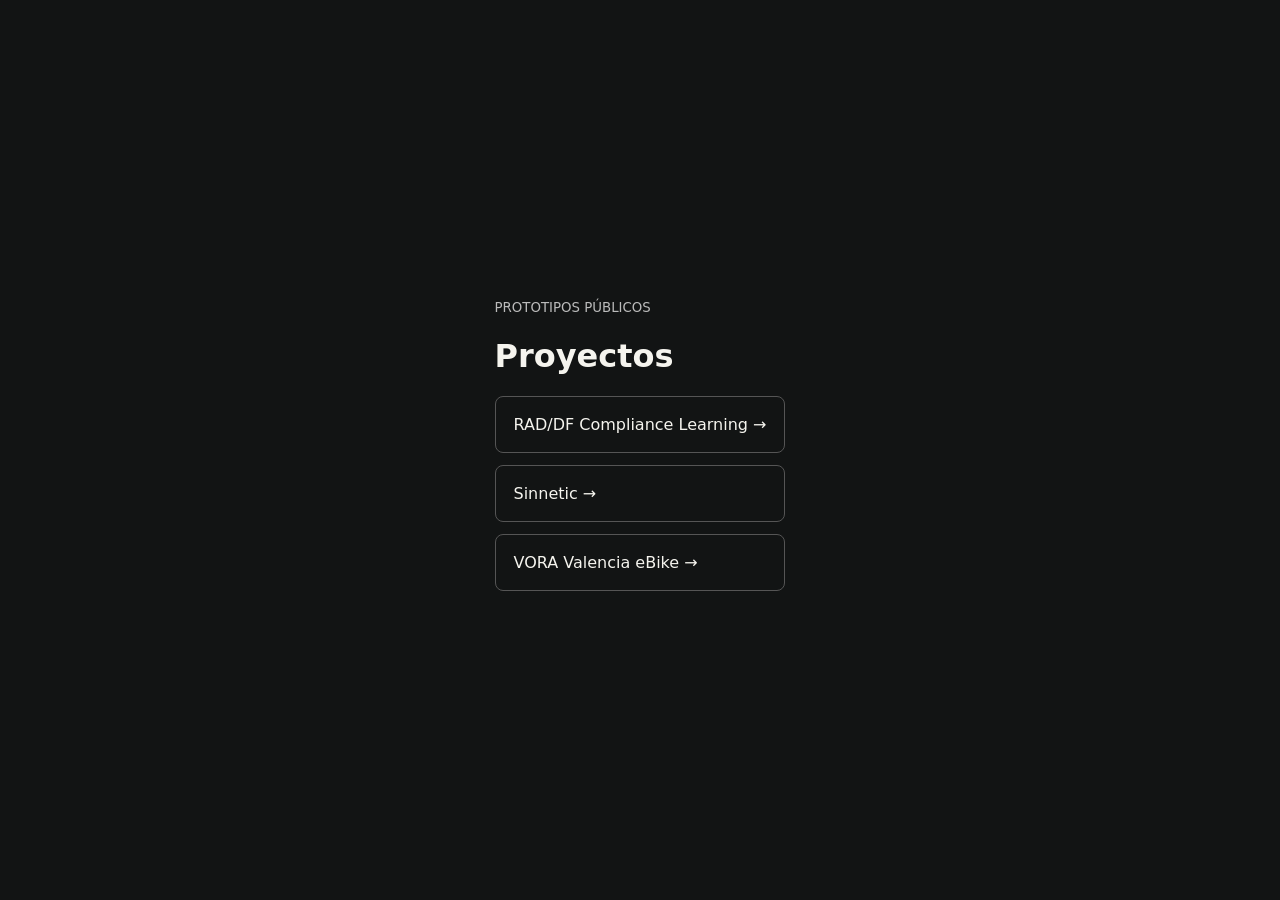
<file: index.html>
<!doctype html>
<html lang="es">
<head><meta charset="utf-8"><meta name="viewport" content="width=device-width,initial-scale=1"><title>Prototipos</title><style>body{font:16px system-ui;margin:0;min-height:100vh;display:grid;place-items:center;background:#121414;color:#f5f4ee}main{max-width:600px;padding:32px}a{display:block;color:inherit;text-decoration:none;border:1px solid #555;padding:18px;margin:12px 0;border-radius:8px}a:hover{background:#254a47}small{color:#bbb}</style></head>
<body><main><small>PROTOTIPOS PÚBLICOS</small><h1>Proyectos</h1><a href="./raddf/">RAD/DF Compliance Learning →</a><a href="./sinnetic/">Sinnetic →</a><a href="./vora/">VORA Valencia eBike →</a></main></body></html>
</file>
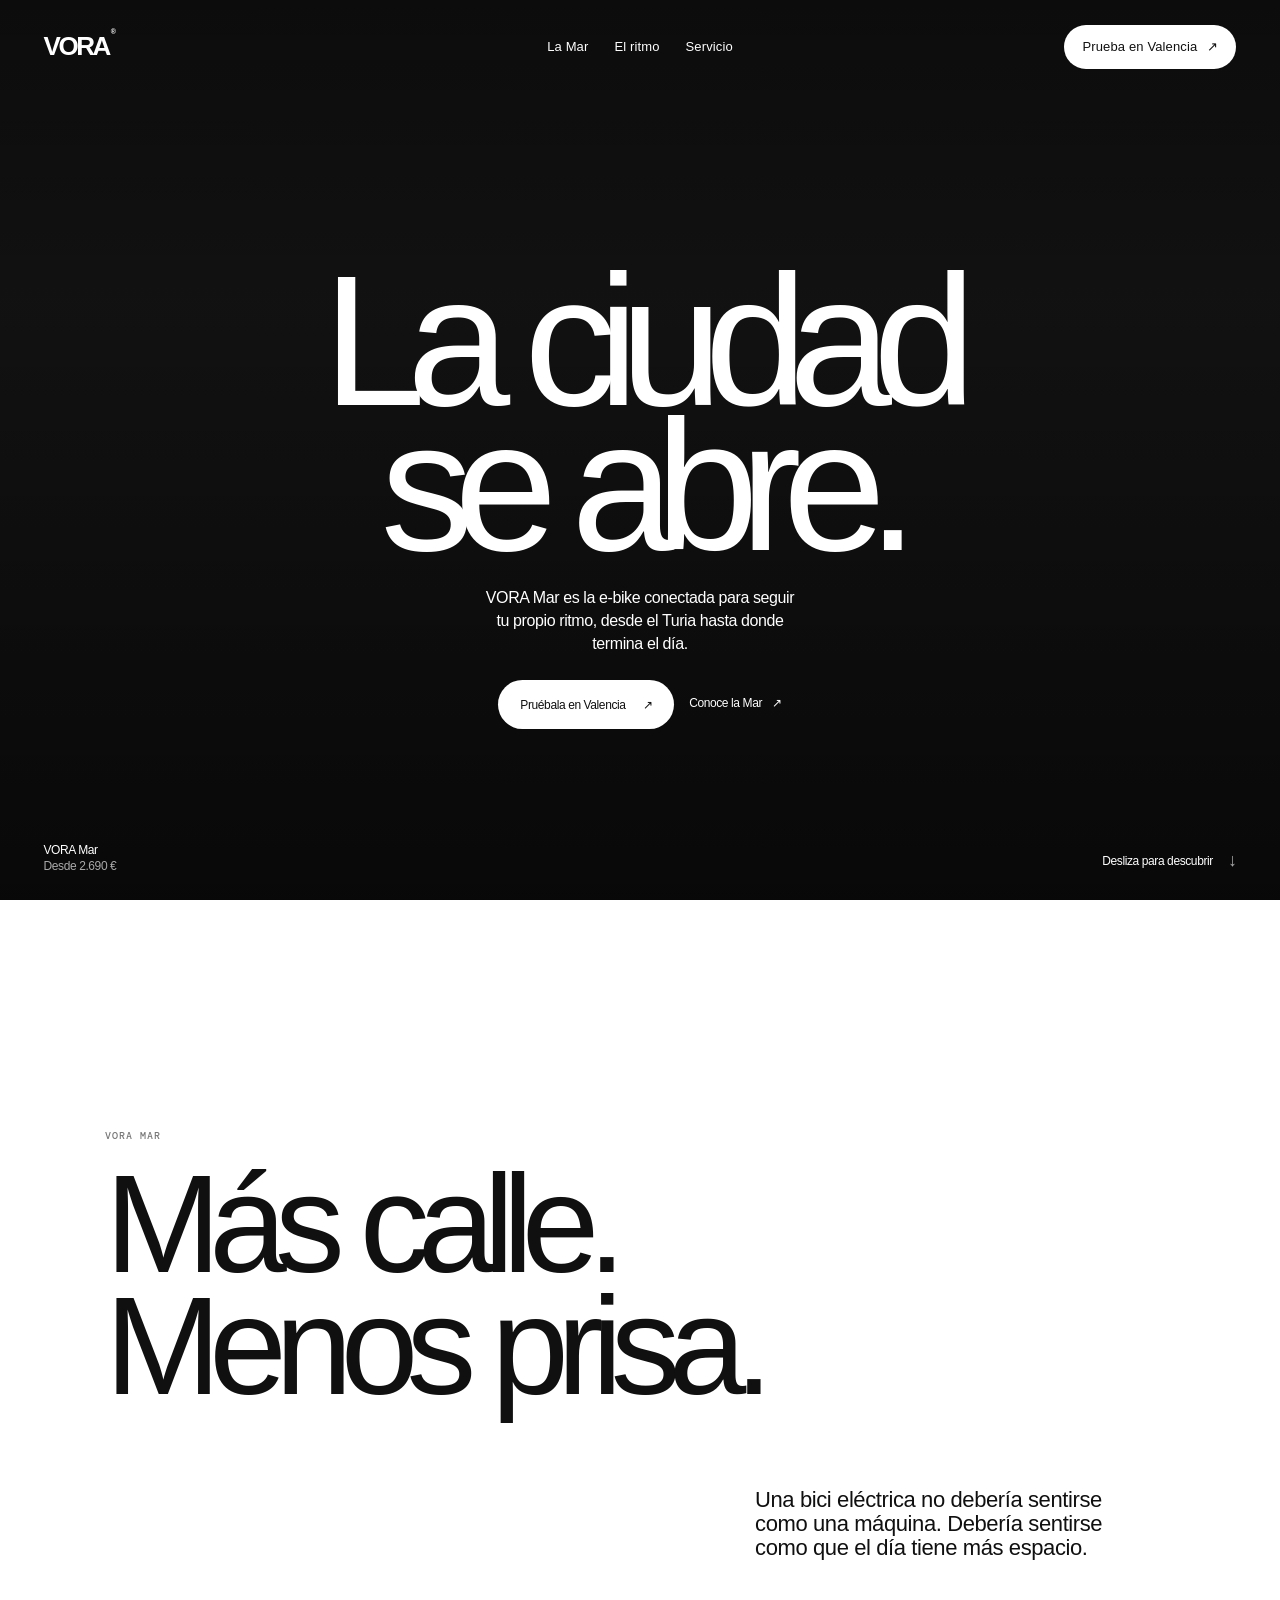
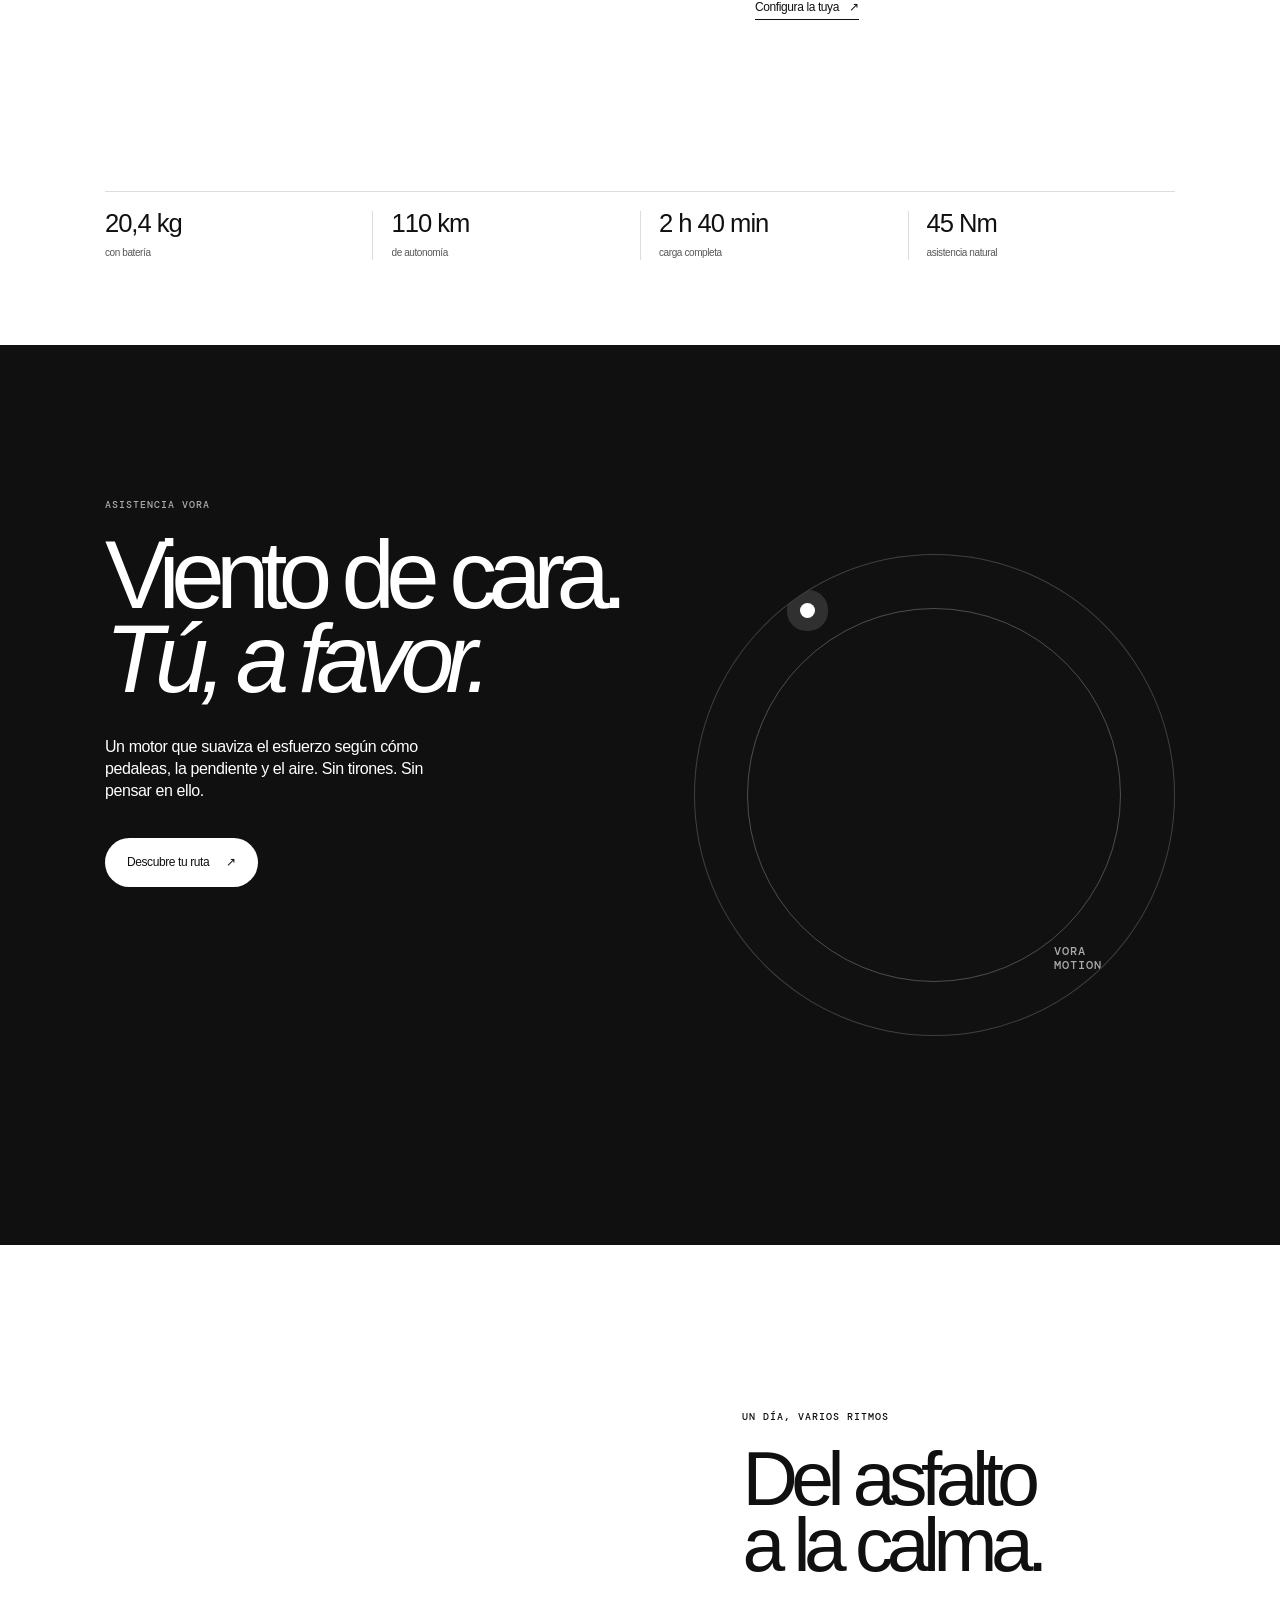
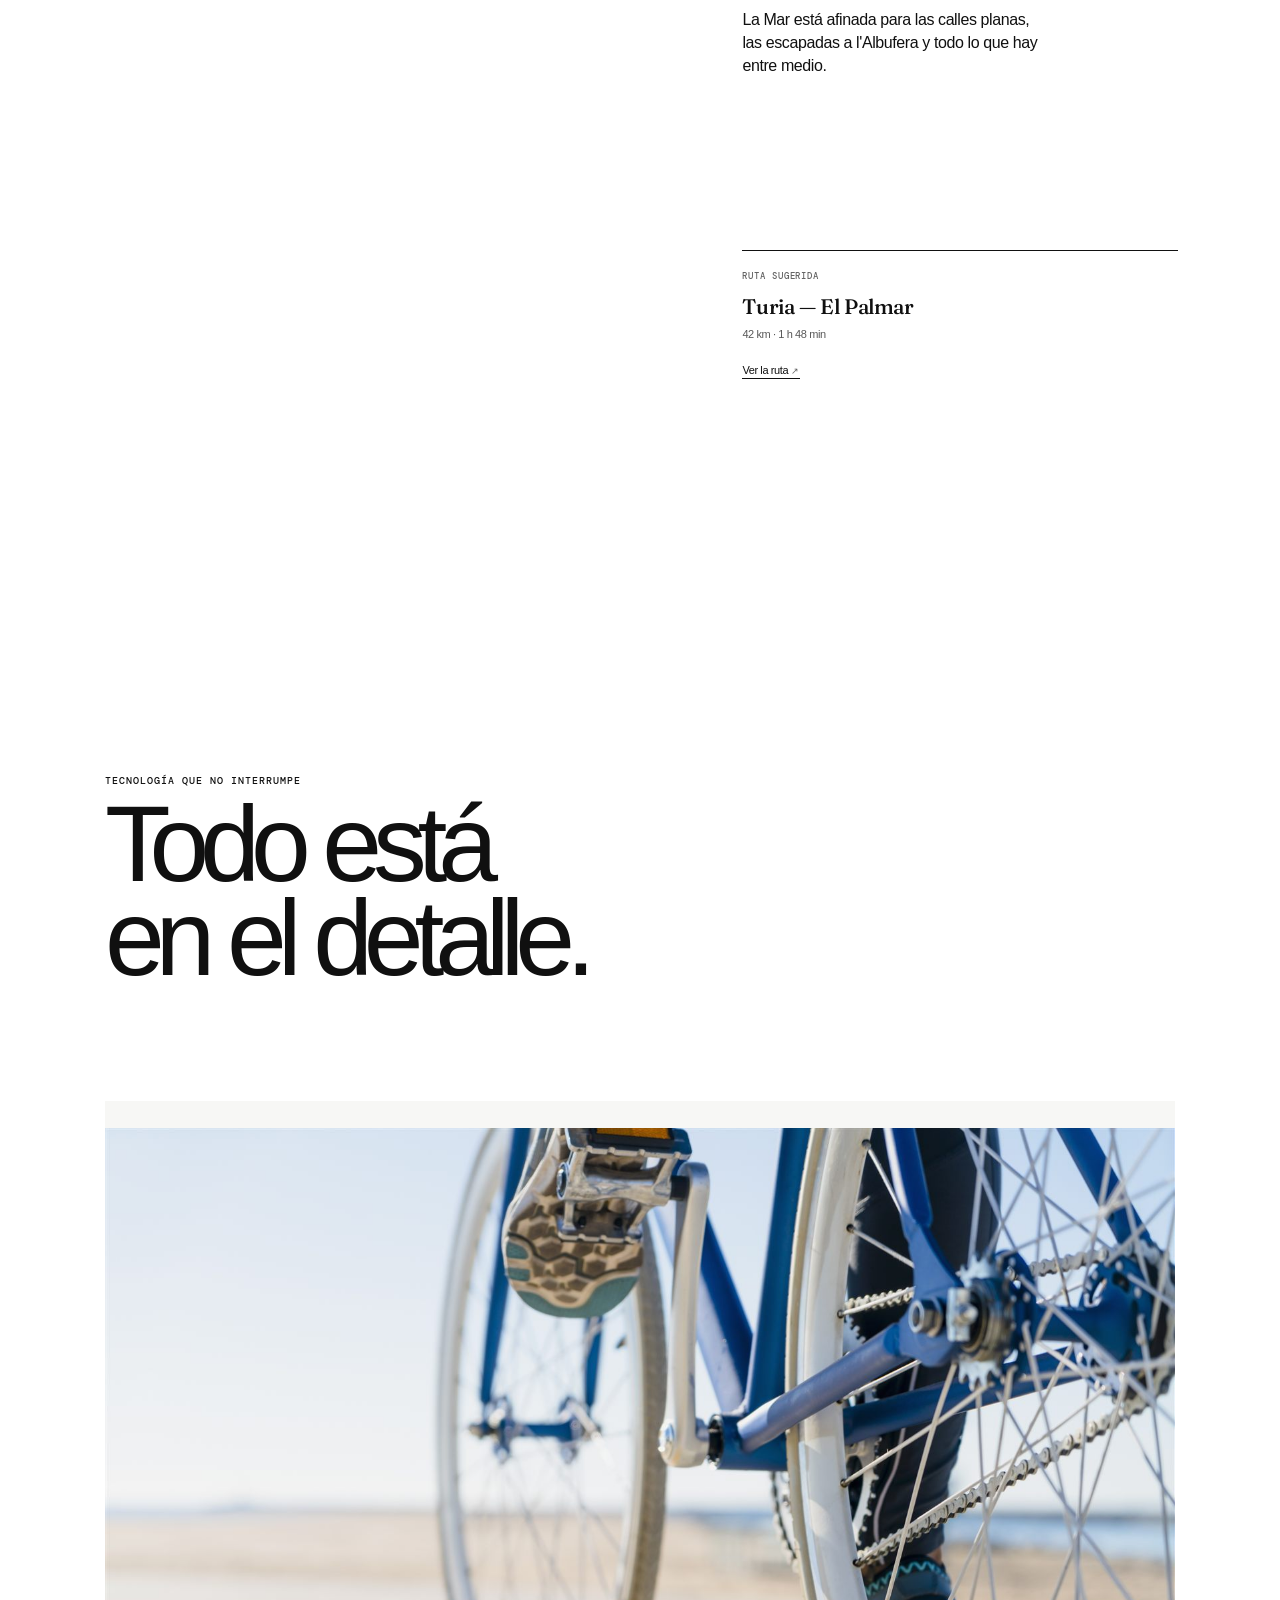
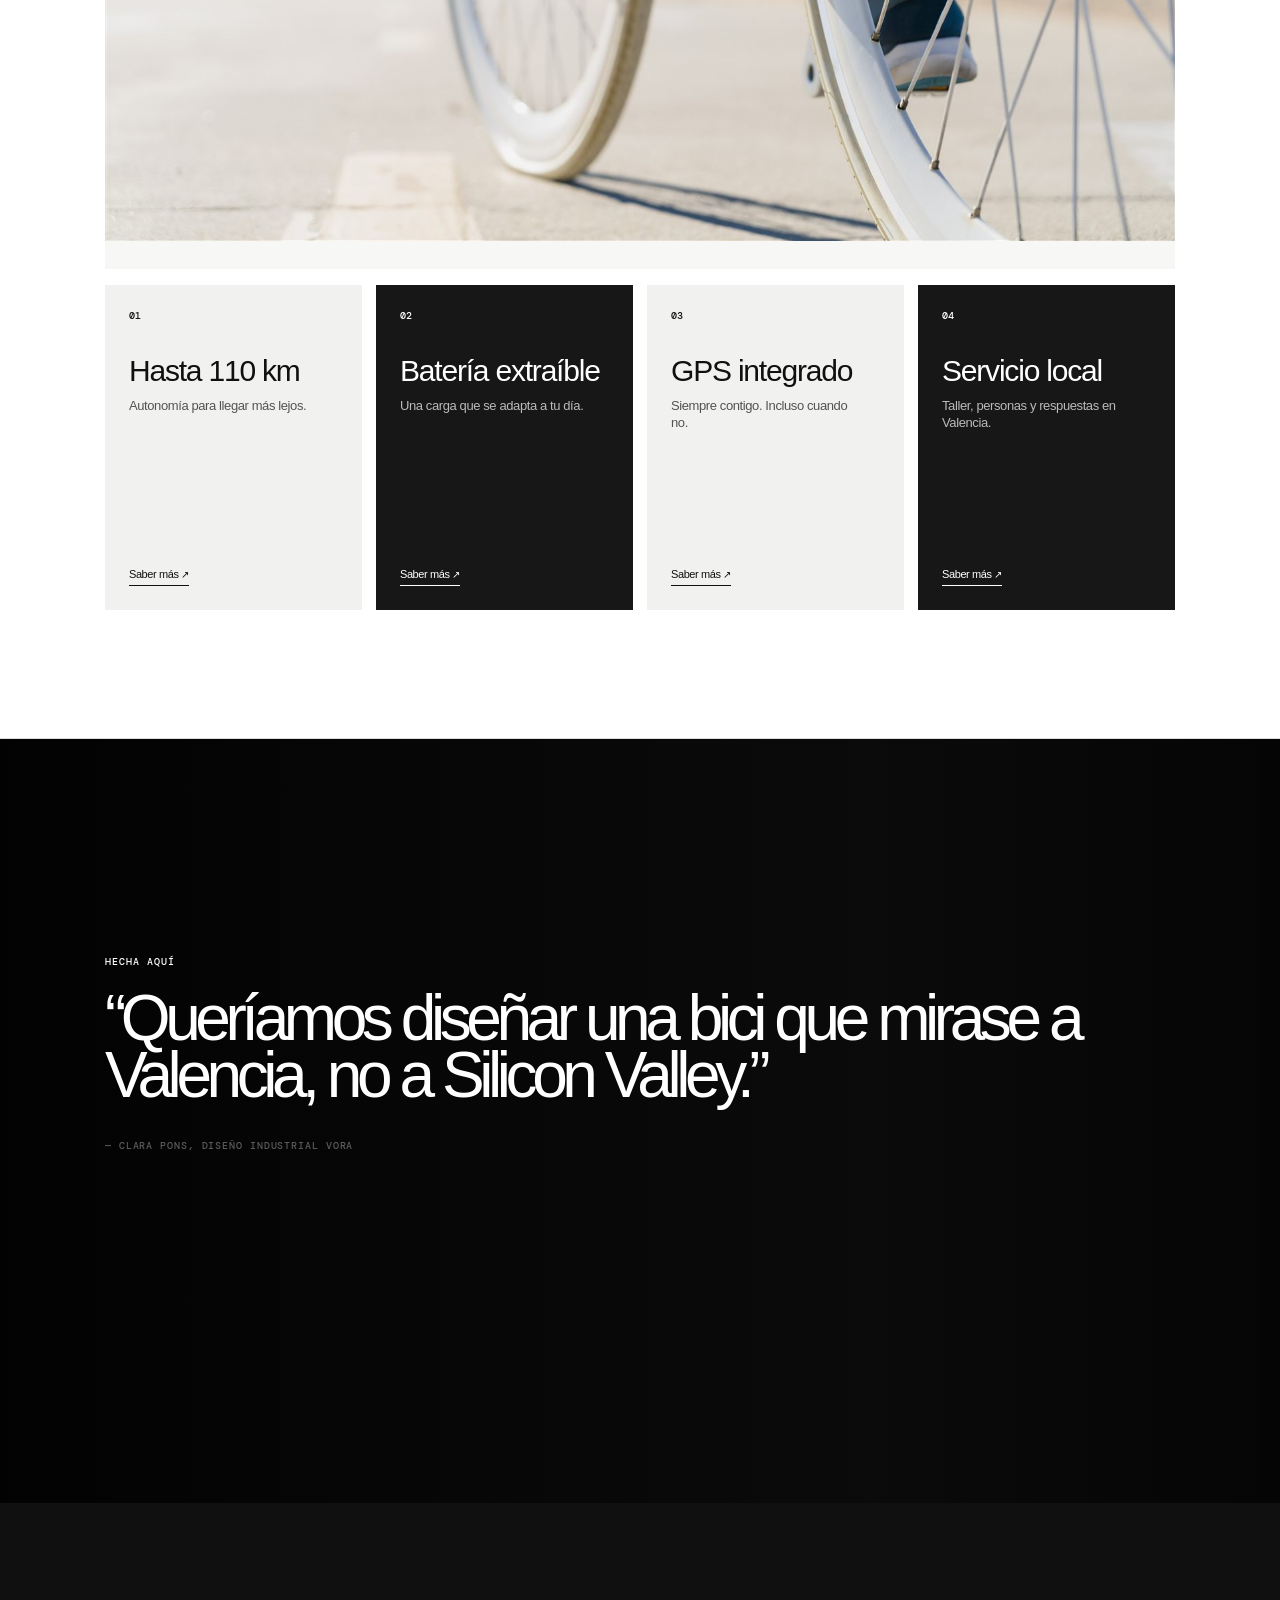
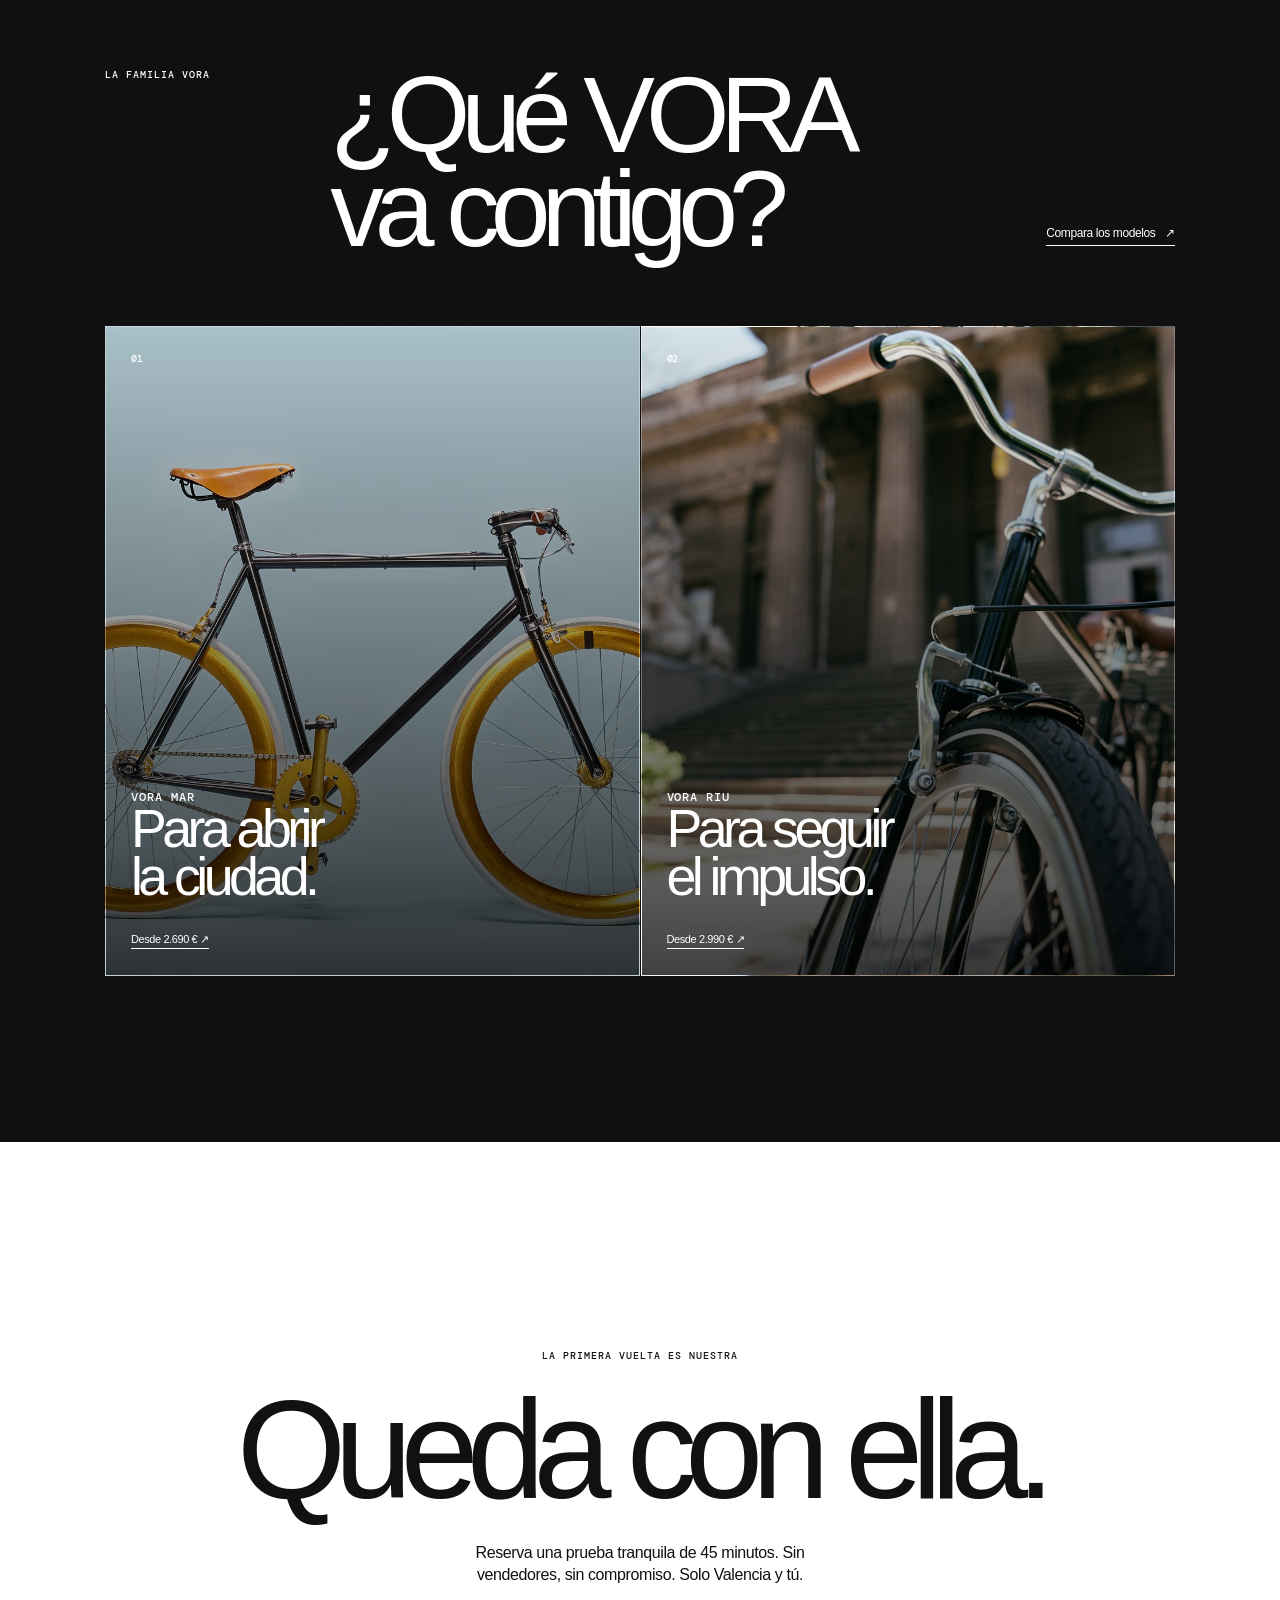
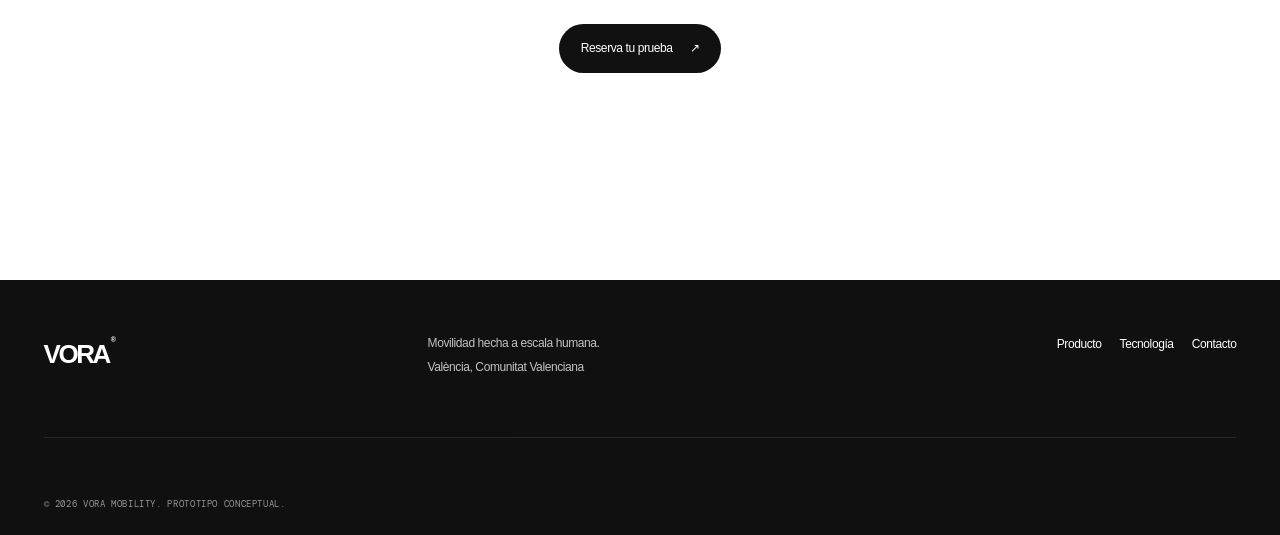
<file: vora/index.html>
<!doctype html>
<html lang="es"><head><meta charset="UTF-8" /><meta name="viewport" content="width=device-width, initial-scale=1.0" /><title>VORA Valencia eBike</title>  <script type="module" crossorigin src="./assets/index-Ci3SEw6L.js"></script>
  <link rel="stylesheet" crossorigin href="./assets/index-C-xZjO4l.css">
</head><body><div id="root"></div></body></html>
</file>
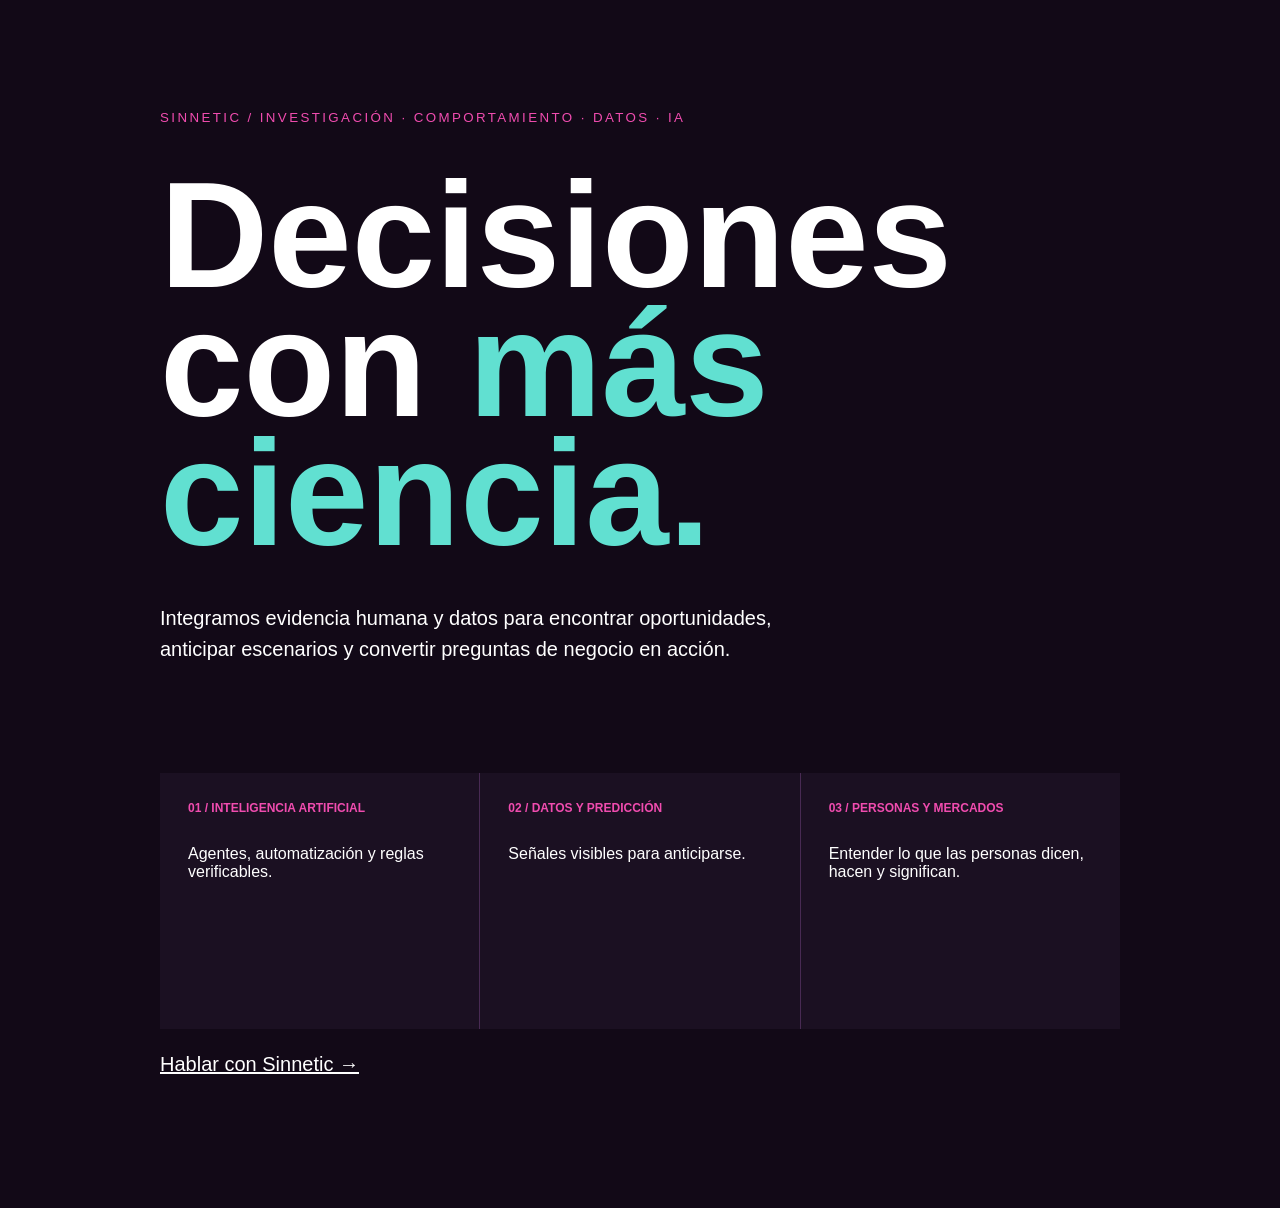
<file: sinnetic/demo.html>
<!doctype html><html lang="es"><meta charset="utf-8"><meta name="viewport" content="width=device-width,initial-scale=1"><title>Sinnetic</title><style>body{margin:0;background:#120917;color:#fff;font:16px Arial,sans-serif}main{max-width:960px;margin:auto;padding:12vh 7vw}small{color:#f04caf;letter-spacing:.18em}h1{font-size:clamp(60px,12vw,150px);line-height:.86;margin:.3em 0}em{color:#61e0d1;font-style:normal}p{max-width:650px;font-size:20px;line-height:1.55}section{margin-top:12vh;display:grid;grid-template-columns:repeat(3,1fr);gap:1px;background:#482a53}.card{background:#1b1022;padding:28px;min-height:200px}b{display:block;color:#f04caf;font-size:12px;margin-bottom:30px}a{color:#fff}</style><main><small>SINNETIC / INVESTIGACIÓN · COMPORTAMIENTO · DATOS · IA</small><h1>Decisiones<br>con <em>más ciencia.</em></h1><p>Integramos evidencia humana y datos para encontrar oportunidades, anticipar escenarios y convertir preguntas de negocio en acción.</p><section><div class="card"><b>01 / INTELIGENCIA ARTIFICIAL</b>Agentes, automatización y reglas verificables.</div><div class="card"><b>02 / DATOS Y PREDICCIÓN</b>Señales visibles para anticiparse.</div><div class="card"><b>03 / PERSONAS Y MERCADOS</b>Entender lo que las personas dicen, hacen y significan.</div></section><p><a href="mailto:contacto@sinnetic.com">Hablar con Sinnetic →</a></p></main></html>
</file>
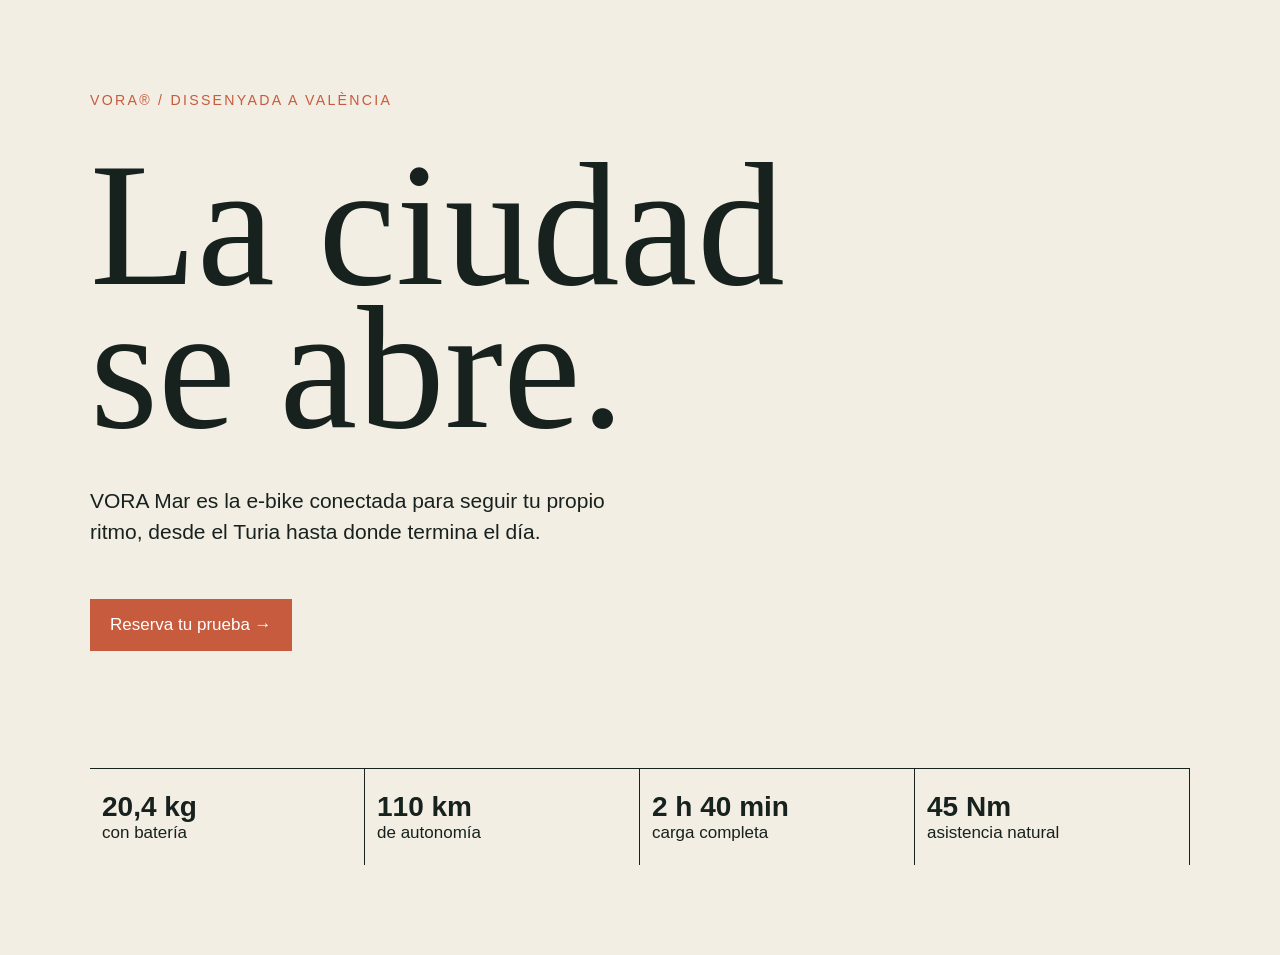
<file: vora/demo.html>
<!doctype html><html lang="es"><meta charset="utf-8"><meta name="viewport" content="width=device-width,initial-scale=1"><title>VORA Valencia eBike</title><style>body{margin:0;background:#f3eee3;color:#17211d;font:17px Arial,sans-serif}main{max-width:1100px;margin:auto;padding:10vh 7vw}small{letter-spacing:.16em;color:#c75b3d}h1{font:500 clamp(64px,14vw,175px) Georgia,serif;line-height:.82;margin:.25em 0}p{max-width:560px;font-size:21px;line-height:1.5}.specs{display:grid;grid-template-columns:repeat(4,1fr);border-top:1px solid #17211d;margin-top:13vh}.specs div{padding:22px 12px;border-right:1px solid #17211d}.specs b{font-size:28px;display:block}a{background:#c75b3d;color:#fff;text-decoration:none;display:inline-block;padding:16px 20px;margin-top:30px}</style><main><small>VORA® / DISSENYADA A VALÈNCIA</small><h1>La ciudad<br>se abre.</h1><p>VORA Mar es la e-bike conectada para seguir tu propio ritmo, desde el Turia hasta donde termina el día.</p><a href="mailto:hola@vora.bike?subject=Prueba%20VORA%20Mar">Reserva tu prueba →</a><div class="specs"><div><b>20,4 kg</b>con batería</div><div><b>110 km</b>de autonomía</div><div><b>2 h 40 min</b>carga completa</div><div><b>45 Nm</b>asistencia natural</div></div></main></html>
</file>
<file: vora/assets/index-C-xZjO4l.css>
@import "https://fonts.googleapis.com/css2?family=DM+Mono:wght@400;500&family=DM+Sans:opsz,wght@9..40,400;9..40,500;9..40,600&family=Fraunces:opsz,wght@9..144,500;9..144,600&display=swap";@layer theme{@theme default{--font-sans: ui-sans-serif, system-ui, sans-serif, "Apple Color Emoji", "Segoe UI Emoji", "Segoe UI Symbol", "Noto Color Emoji"; --font-serif: ui-serif, Georgia, Cambria, "Times New Roman", Times, serif; --font-mono: ui-monospace, SFMono-Regular, Menlo, Monaco, Consolas, "Liberation Mono", "Courier New", monospace; --color-red-50: oklch(97.1% .013 17.38); --color-red-100: oklch(93.6% .032 17.717); --color-red-200: oklch(88.5% .062 18.334); --color-red-300: oklch(80.8% .114 19.571); --color-red-400: oklch(70.4% .191 22.216); --color-red-500: oklch(63.7% .237 25.331); --color-red-600: oklch(57.7% .245 27.325); --color-red-700: oklch(50.5% .213 27.518); --color-red-800: oklch(44.4% .177 26.899); --color-red-900: oklch(39.6% .141 25.723); --color-red-950: oklch(25.8% .092 26.042); --color-orange-50: oklch(98% .016 73.684); --color-orange-100: oklch(95.4% .038 75.164); --color-orange-200: oklch(90.1% .076 70.697); --color-orange-300: oklch(83.7% .128 66.29); --color-orange-400: oklch(75% .183 55.934); --color-orange-500: oklch(70.5% .213 47.604); --color-orange-600: oklch(64.6% .222 41.116); --color-orange-700: oklch(55.3% .195 38.402); --color-orange-800: oklch(47% .157 37.304); --color-orange-900: oklch(40.8% .123 38.172); --color-orange-950: oklch(26.6% .079 36.259); --color-amber-50: oklch(98.7% .022 95.277); --color-amber-100: oklch(96.2% .059 95.617); --color-amber-200: oklch(92.4% .12 95.746); --color-amber-300: oklch(87.9% .169 91.605); --color-amber-400: oklch(82.8% .189 84.429); --color-amber-500: oklch(76.9% .188 70.08); --color-amber-600: oklch(66.6% .179 58.318); --color-amber-700: oklch(55.5% .163 48.998); --color-amber-800: oklch(47.3% .137 46.201); --color-amber-900: oklch(41.4% .112 45.904); --color-amber-950: oklch(27.9% .077 45.635); --color-yellow-50: oklch(98.7% .026 102.212); --color-yellow-100: oklch(97.3% .071 103.193); --color-yellow-200: oklch(94.5% .129 101.54); --color-yellow-300: oklch(90.5% .182 98.111); --color-yellow-400: oklch(85.2% .199 91.936); --color-yellow-500: oklch(79.5% .184 86.047); --color-yellow-600: oklch(68.1% .162 75.834); --color-yellow-700: oklch(55.4% .135 66.442); --color-yellow-800: oklch(47.6% .114 61.907); --color-yellow-900: oklch(42.1% .095 57.708); --color-yellow-950: oklch(28.6% .066 53.813); --color-lime-50: oklch(98.6% .031 120.757); --color-lime-100: oklch(96.7% .067 122.328); --color-lime-200: oklch(93.8% .127 124.321); --color-lime-300: oklch(89.7% .196 126.665); --color-lime-400: oklch(84.1% .238 128.85); --color-lime-500: oklch(76.8% .233 130.85); --color-lime-600: oklch(64.8% .2 131.684); --color-lime-700: oklch(53.2% .157 131.589); --color-lime-800: oklch(45.3% .124 130.933); --color-lime-900: oklch(40.5% .101 131.063); --color-lime-950: oklch(27.4% .072 132.109); --color-green-50: oklch(98.2% .018 155.826); --color-green-100: oklch(96.2% .044 156.743); --color-green-200: oklch(92.5% .084 155.995); --color-green-300: oklch(87.1% .15 154.449); --color-green-400: oklch(79.2% .209 151.711); --color-green-500: oklch(72.3% .219 149.579); --color-green-600: oklch(62.7% .194 149.214); --color-green-700: oklch(52.7% .154 150.069); --color-green-800: oklch(44.8% .119 151.328); --color-green-900: oklch(39.3% .095 152.535); --color-green-950: oklch(26.6% .065 152.934); --color-emerald-50: oklch(97.9% .021 166.113); --color-emerald-100: oklch(95% .052 163.051); --color-emerald-200: oklch(90.5% .093 164.15); --color-emerald-300: oklch(84.5% .143 164.978); --color-emerald-400: oklch(76.5% .177 163.223); --color-emerald-500: oklch(69.6% .17 162.48); --color-emerald-600: oklch(59.6% .145 163.225); --color-emerald-700: oklch(50.8% .118 165.612); --color-emerald-800: oklch(43.2% .095 166.913); --color-emerald-900: oklch(37.8% .077 168.94); --color-emerald-950: oklch(26.2% .051 172.552); --color-teal-50: oklch(98.4% .014 180.72); --color-teal-100: oklch(95.3% .051 180.801); --color-teal-200: oklch(91% .096 180.426); --color-teal-300: oklch(85.5% .138 181.071); --color-teal-400: oklch(77.7% .152 181.912); --color-teal-500: oklch(70.4% .14 182.503); --color-teal-600: oklch(60% .118 184.704); --color-teal-700: oklch(51.1% .096 186.391); --color-teal-800: oklch(43.7% .078 188.216); --color-teal-900: oklch(38.6% .063 188.416); --color-teal-950: oklch(27.7% .046 192.524); --color-cyan-50: oklch(98.4% .019 200.873); --color-cyan-100: oklch(95.6% .045 203.388); --color-cyan-200: oklch(91.7% .08 205.041); --color-cyan-300: oklch(86.5% .127 207.078); --color-cyan-400: oklch(78.9% .154 211.53); --color-cyan-500: oklch(71.5% .143 215.221); --color-cyan-600: oklch(60.9% .126 221.723); --color-cyan-700: oklch(52% .105 223.128); --color-cyan-800: oklch(45% .085 224.283); --color-cyan-900: oklch(39.8% .07 227.392); --color-cyan-950: oklch(30.2% .056 229.695); --color-sky-50: oklch(97.7% .013 236.62); --color-sky-100: oklch(95.1% .026 236.824); --color-sky-200: oklch(90.1% .058 230.902); --color-sky-300: oklch(82.8% .111 230.318); --color-sky-400: oklch(74.6% .16 232.661); --color-sky-500: oklch(68.5% .169 237.323); --color-sky-600: oklch(58.8% .158 241.966); --color-sky-700: oklch(50% .134 242.749); --color-sky-800: oklch(44.3% .11 240.79); --color-sky-900: oklch(39.1% .09 240.876); --color-sky-950: oklch(29.3% .066 243.157); --color-blue-50: oklch(97% .014 254.604); --color-blue-100: oklch(93.2% .032 255.585); --color-blue-200: oklch(88.2% .059 254.128); --color-blue-300: oklch(80.9% .105 251.813); --color-blue-400: oklch(70.7% .165 254.624); --color-blue-500: oklch(62.3% .214 259.815); --color-blue-600: oklch(54.6% .245 262.881); --color-blue-700: oklch(48.8% .243 264.376); --color-blue-800: oklch(42.4% .199 265.638); --color-blue-900: oklch(37.9% .146 265.522); --color-blue-950: oklch(28.2% .091 267.935); --color-indigo-50: oklch(96.2% .018 272.314); --color-indigo-100: oklch(93% .034 272.788); --color-indigo-200: oklch(87% .065 274.039); --color-indigo-300: oklch(78.5% .115 274.713); --color-indigo-400: oklch(67.3% .182 276.935); --color-indigo-500: oklch(58.5% .233 277.117); --color-indigo-600: oklch(51.1% .262 276.966); --color-indigo-700: oklch(45.7% .24 277.023); --color-indigo-800: oklch(39.8% .195 277.366); --color-indigo-900: oklch(35.9% .144 278.697); --color-indigo-950: oklch(25.7% .09 281.288); --color-violet-50: oklch(96.9% .016 293.756); --color-violet-100: oklch(94.3% .029 294.588); --color-violet-200: oklch(89.4% .057 293.283); --color-violet-300: oklch(81.1% .111 293.571); --color-violet-400: oklch(70.2% .183 293.541); --color-violet-500: oklch(60.6% .25 292.717); --color-violet-600: oklch(54.1% .281 293.009); --color-violet-700: oklch(49.1% .27 292.581); --color-violet-800: oklch(43.2% .232 292.759); --color-violet-900: oklch(38% .189 293.745); --color-violet-950: oklch(28.3% .141 291.089); --color-purple-50: oklch(97.7% .014 308.299); --color-purple-100: oklch(94.6% .033 307.174); --color-purple-200: oklch(90.2% .063 306.703); --color-purple-300: oklch(82.7% .119 306.383); --color-purple-400: oklch(71.4% .203 305.504); --color-purple-500: oklch(62.7% .265 303.9); --color-purple-600: oklch(55.8% .288 302.321); --color-purple-700: oklch(49.6% .265 301.924); --color-purple-800: oklch(43.8% .218 303.724); --color-purple-900: oklch(38.1% .176 304.987); --color-purple-950: oklch(29.1% .149 302.717); --color-fuchsia-50: oklch(97.7% .017 320.058); --color-fuchsia-100: oklch(95.2% .037 318.852); --color-fuchsia-200: oklch(90.3% .076 319.62); --color-fuchsia-300: oklch(83.3% .145 321.434); --color-fuchsia-400: oklch(74% .238 322.16); --color-fuchsia-500: oklch(66.7% .295 322.15); --color-fuchsia-600: oklch(59.1% .293 322.896); --color-fuchsia-700: oklch(51.8% .253 323.949); --color-fuchsia-800: oklch(45.2% .211 324.591); --color-fuchsia-900: oklch(40.1% .17 325.612); --color-fuchsia-950: oklch(29.3% .136 325.661); --color-pink-50: oklch(97.1% .014 343.198); --color-pink-100: oklch(94.8% .028 342.258); --color-pink-200: oklch(89.9% .061 343.231); --color-pink-300: oklch(82.3% .12 346.018); --color-pink-400: oklch(71.8% .202 349.761); --color-pink-500: oklch(65.6% .241 354.308); --color-pink-600: oklch(59.2% .249 .584); --color-pink-700: oklch(52.5% .223 3.958); --color-pink-800: oklch(45.9% .187 3.815); --color-pink-900: oklch(40.8% .153 2.432); --color-pink-950: oklch(28.4% .109 3.907); --color-rose-50: oklch(96.9% .015 12.422); --color-rose-100: oklch(94.1% .03 12.58); --color-rose-200: oklch(89.2% .058 10.001); --color-rose-300: oklch(81% .117 11.638); --color-rose-400: oklch(71.2% .194 13.428); --color-rose-500: oklch(64.5% .246 16.439); --color-rose-600: oklch(58.6% .253 17.585); --color-rose-700: oklch(51.4% .222 16.935); --color-rose-800: oklch(45.5% .188 13.697); --color-rose-900: oklch(41% .159 10.272); --color-rose-950: oklch(27.1% .105 12.094); --color-slate-50: oklch(98.4% .003 247.858); --color-slate-100: oklch(96.8% .007 247.896); --color-slate-200: oklch(92.9% .013 255.508); --color-slate-300: oklch(86.9% .022 252.894); --color-slate-400: oklch(70.4% .04 256.788); --color-slate-500: oklch(55.4% .046 257.417); --color-slate-600: oklch(44.6% .043 257.281); --color-slate-700: oklch(37.2% .044 257.287); --color-slate-800: oklch(27.9% .041 260.031); --color-slate-900: oklch(20.8% .042 265.755); --color-slate-950: oklch(12.9% .042 264.695); --color-gray-50: oklch(98.5% .002 247.839); --color-gray-100: oklch(96.7% .003 264.542); --color-gray-200: oklch(92.8% .006 264.531); --color-gray-300: oklch(87.2% .01 258.338); --color-gray-400: oklch(70.7% .022 261.325); --color-gray-500: oklch(55.1% .027 264.364); --color-gray-600: oklch(44.6% .03 256.802); --color-gray-700: oklch(37.3% .034 259.733); --color-gray-800: oklch(27.8% .033 256.848); --color-gray-900: oklch(21% .034 264.665); --color-gray-950: oklch(13% .028 261.692); --color-zinc-50: oklch(98.5% 0 0); --color-zinc-100: oklch(96.7% .001 286.375); --color-zinc-200: oklch(92% .004 286.32); --color-zinc-300: oklch(87.1% .006 286.286); --color-zinc-400: oklch(70.5% .015 286.067); --color-zinc-500: oklch(55.2% .016 285.938); --color-zinc-600: oklch(44.2% .017 285.786); --color-zinc-700: oklch(37% .013 285.805); --color-zinc-800: oklch(27.4% .006 286.033); --color-zinc-900: oklch(21% .006 285.885); --color-zinc-950: oklch(14.1% .005 285.823); --color-neutral-50: oklch(98.5% 0 0); --color-neutral-100: oklch(97% 0 0); --color-neutral-200: oklch(92.2% 0 0); --color-neutral-300: oklch(87% 0 0); --color-neutral-400: oklch(70.8% 0 0); --color-neutral-500: oklch(55.6% 0 0); --color-neutral-600: oklch(43.9% 0 0); --color-neutral-700: oklch(37.1% 0 0); --color-neutral-800: oklch(26.9% 0 0); --color-neutral-900: oklch(20.5% 0 0); --color-neutral-950: oklch(14.5% 0 0); --color-stone-50: oklch(98.5% .001 106.423); --color-stone-100: oklch(97% .001 106.424); --color-stone-200: oklch(92.3% .003 48.717); --color-stone-300: oklch(86.9% .005 56.366); --color-stone-400: oklch(70.9% .01 56.259); --color-stone-500: oklch(55.3% .013 58.071); --color-stone-600: oklch(44.4% .011 73.639); --color-stone-700: oklch(37.4% .01 67.558); --color-stone-800: oklch(26.8% .007 34.298); --color-stone-900: oklch(21.6% .006 56.043); --color-stone-950: oklch(14.7% .004 49.25); --color-mauve-50: oklch(98.5% 0 0); --color-mauve-100: oklch(96% .003 325.6); --color-mauve-200: oklch(92.2% .005 325.62); --color-mauve-300: oklch(86.5% .012 325.68); --color-mauve-400: oklch(71.1% .019 323.02); --color-mauve-500: oklch(54.2% .034 322.5); --color-mauve-600: oklch(43.5% .029 321.78); --color-mauve-700: oklch(36.4% .029 323.89); --color-mauve-800: oklch(26.3% .024 320.12); --color-mauve-900: oklch(21.2% .019 322.12); --color-mauve-950: oklch(14.5% .008 326); --color-olive-50: oklch(98.8% .003 106.5); --color-olive-100: oklch(96.6% .005 106.5); --color-olive-200: oklch(93% .007 106.5); --color-olive-300: oklch(88% .011 106.6); --color-olive-400: oklch(73.7% .021 106.9); --color-olive-500: oklch(58% .031 107.3); --color-olive-600: oklch(46.6% .025 107.3); --color-olive-700: oklch(39.4% .023 107.4); --color-olive-800: oklch(28.6% .016 107.4); --color-olive-900: oklch(22.8% .013 107.4); --color-olive-950: oklch(15.3% .006 107.1); --color-mist-50: oklch(98.7% .002 197.1); --color-mist-100: oklch(96.3% .002 197.1); --color-mist-200: oklch(92.5% .005 214.3); --color-mist-300: oklch(87.2% .007 219.6); --color-mist-400: oklch(72.3% .014 214.4); --color-mist-500: oklch(56% .021 213.5); --color-mist-600: oklch(45% .017 213.2); --color-mist-700: oklch(37.8% .015 216); --color-mist-800: oklch(27.5% .011 216.9); --color-mist-900: oklch(21.8% .008 223.9); --color-mist-950: oklch(14.8% .004 228.8); --color-taupe-50: oklch(98.6% .002 67.8); --color-taupe-100: oklch(96% .002 17.2); --color-taupe-200: oklch(92.2% .005 34.3); --color-taupe-300: oklch(86.8% .007 39.5); --color-taupe-400: oklch(71.4% .014 41.2); --color-taupe-500: oklch(54.7% .021 43.1); --color-taupe-600: oklch(43.8% .017 39.3); --color-taupe-700: oklch(36.7% .016 35.7); --color-taupe-800: oklch(26.8% .011 36.5); --color-taupe-900: oklch(21.4% .009 43.1); --color-taupe-950: oklch(14.7% .004 49.3); --color-black: #000; --color-white: #fff; --spacing: .25rem; --breakpoint-sm: 40rem; --breakpoint-md: 48rem; --breakpoint-lg: 64rem; --breakpoint-xl: 80rem; --breakpoint-2xl: 96rem; --container-3xs: 16rem; --container-2xs: 18rem; --container-xs: 20rem; --container-sm: 24rem; --container-md: 28rem; --container-lg: 32rem; --container-xl: 36rem; --container-2xl: 42rem; --container-3xl: 48rem; --container-4xl: 56rem; --container-5xl: 64rem; --container-6xl: 72rem; --container-7xl: 80rem; --text-xs: .75rem; --text-xs--line-height: calc(1 / .75); --text-sm: .875rem; --text-sm--line-height: calc(1.25 / .875); --text-base: 1rem; --text-base--line-height: calc(1.5 / 1); --text-lg: 1.125rem; --text-lg--line-height: calc(1.75 / 1.125); --text-xl: 1.25rem; --text-xl--line-height: calc(1.75 / 1.25); --text-2xl: 1.5rem; --text-2xl--line-height: calc(2 / 1.5); --text-3xl: 1.875rem; --text-3xl--line-height: calc(2.25 / 1.875); --text-4xl: 2.25rem; --text-4xl--line-height: calc(2.5 / 2.25); --text-5xl: 3rem; --text-5xl--line-height: 1; --text-6xl: 3.75rem; --text-6xl--line-height: 1; --text-7xl: 4.5rem; --text-7xl--line-height: 1; --text-8xl: 6rem; --text-8xl--line-height: 1; --text-9xl: 8rem; --text-9xl--line-height: 1; --font-weight-thin: 100; --font-weight-extralight: 200; --font-weight-light: 300; --font-weight-normal: 400; --font-weight-medium: 500; --font-weight-semibold: 600; --font-weight-bold: 700; --font-weight-extrabold: 800; --font-weight-black: 900; --tracking-tighter: -.05em; --tracking-tight: -.025em; --tracking-normal: 0em; --tracking-wide: .025em; --tracking-wider: .05em; --tracking-widest: .1em; --leading-tight: 1.25; --leading-snug: 1.375; --leading-normal: 1.5; --leading-relaxed: 1.625; --leading-loose: 2; --radius-xs: .125rem; --radius-sm: .25rem; --radius-md: .375rem; --radius-lg: .5rem; --radius-xl: .75rem; --radius-2xl: 1rem; --radius-3xl: 1.5rem; --radius-4xl: 2rem; --shadow-2xs: 0 1px #0000000d; --shadow-xs: 0 1px 2px 0 #0000000d; --shadow-sm: 0 1px 3px 0 #0000001a, 0 1px 2px -1px #0000001a; --shadow-md: 0 4px 6px -1px #0000001a, 0 2px 4px -2px #0000001a; --shadow-lg: 0 10px 15px -3px #0000001a, 0 4px 6px -4px #0000001a; --shadow-xl: 0 20px 25px -5px #0000001a, 0 8px 10px -6px #0000001a; --shadow-2xl: 0 25px 50px -12px #00000040; --inset-shadow-2xs: inset 0 1px #0000000d; --inset-shadow-xs: inset 0 1px 1px #0000000d; --inset-shadow-sm: inset 0 2px 4px #0000000d; --drop-shadow-xs: 0 1px 1px #0000000d; --drop-shadow-sm: 0 1px 2px #00000026; --drop-shadow-md: 0 3px 3px #0000001f; --drop-shadow-lg: 0 4px 4px #00000026; --drop-shadow-xl: 0 9px 7px #0000001a; --drop-shadow-2xl: 0 25px 25px #00000026; --text-shadow-2xs: 0px 1px 0px #00000026; --text-shadow-xs: 0px 1px 1px #0003; --text-shadow-sm: 0px 1px 0px #00000013, 0px 1px 1px #00000013, 0px 2px 2px #00000013; --text-shadow-md: 0px 1px 1px #0000001a, 0px 1px 2px #0000001a, 0px 2px 4px #0000001a; --text-shadow-lg: 0px 1px 2px #0000001a, 0px 3px 2px #0000001a, 0px 4px 8px #0000001a; --ease-in: cubic-bezier(.4, 0, 1, 1); --ease-out: cubic-bezier(0, 0, .2, 1); --ease-in-out: cubic-bezier(.4, 0, .2, 1); --animate-spin: spin 1s linear infinite; --animate-ping: ping 1s cubic-bezier(0, 0, .2, 1) infinite; --animate-pulse: pulse 2s cubic-bezier(.4, 0, .6, 1) infinite; --animate-bounce: bounce 1s infinite; @keyframes spin { to { transform: rotate(360deg); } } @keyframes ping { 75%, 100% { transform: scale(2); opacity: 0; } } @keyframes pulse { 50% { opacity: .5; } } @keyframes bounce { 0%, 100% { transform: translateY(-25%); animation-timing-function: cubic-bezier(.8, 0, 1, 1); } 50% { transform: none; animation-timing-function: cubic-bezier(0, 0, .2, 1); } } --blur-xs: 4px; --blur-sm: 8px; --blur-md: 12px; --blur-lg: 16px; --blur-xl: 24px; --blur-2xl: 40px; --blur-3xl: 64px; --perspective-dramatic: 100px; --perspective-near: 300px; --perspective-normal: 500px; --perspective-midrange: 800px; --perspective-distant: 1200px; --aspect-video: 16 / 9; --default-transition-duration: .15s; --default-transition-timing-function: cubic-bezier(.4, 0, .2, 1); --default-font-family: --theme(--font-sans, initial); --default-font-feature-settings: --theme(--font-sans--font-feature-settings, initial); --default-font-variation-settings: --theme(--font-sans--font-variation-settings, initial); --default-mono-font-family: --theme(--font-mono, initial); --default-mono-font-feature-settings: --theme(--font-mono--font-feature-settings, initial); --default-mono-font-variation-settings: --theme(--font-mono--font-variation-settings, initial);}@theme default inline reference{--blur: 8px; --shadow: 0 1px 3px 0 #0000001a, 0 1px 2px -1px #0000001a; --shadow-inner: inset 0 2px 4px 0 #0000000d; --drop-shadow: 0 1px 2px #0000001a, 0 1px 1px #0000000f; --radius: .25rem; --max-width-prose: 65ch;}}@layer base{*,:after,:before,::backdrop{box-sizing:border-box;border:0 solid;margin:0;padding:0}::file-selector-button{box-sizing:border-box;border:0 solid;margin:0;padding:0}html,:host{-webkit-text-size-adjust:100%;tab-size:4;line-height:1.5;font-family:--theme(--default-font-family, ui-sans-serif, system-ui, sans-serif, "Apple Color Emoji", "Segoe UI Emoji", "Segoe UI Symbol", "Noto Color Emoji");font-feature-settings:--theme(--default-font-feature-settings, normal);font-variation-settings:--theme(--default-font-variation-settings, normal);-webkit-tap-highlight-color:transparent}hr{height:0;color:inherit;border-top-width:1px}abbr:where([title]){-webkit-text-decoration:underline dotted;text-decoration:underline dotted}h1,h2,h3,h4,h5,h6{font-size:inherit;font-weight:inherit}a{color:inherit;-webkit-text-decoration:inherit;-webkit-text-decoration:inherit;text-decoration:inherit}b,strong{font-weight:bolder}code,kbd,samp,pre{font-family:--theme(--default-mono-font-family, ui-monospace, SFMono-Regular, Menlo, Monaco, Consolas, "Liberation Mono", "Courier New", monospace);font-feature-settings:--theme(--default-mono-font-feature-settings, normal);font-variation-settings:--theme(--default-mono-font-variation-settings, normal);font-size:1em}small{font-size:80%}sub,sup{vertical-align:baseline;font-size:75%;line-height:0;position:relative}sub{bottom:-.25em}sup{top:-.5em}table{text-indent:0;border-color:inherit;border-collapse:collapse}:-moz-focusring{outline:auto}progress{vertical-align:baseline}summary{display:list-item}ol,ul,menu{list-style:none}img,svg,video,canvas,audio,iframe,embed,object{vertical-align:middle;display:block}img,video{max-width:100%;height:auto}button,input,select,optgroup,textarea{font:inherit;font-feature-settings:inherit;font-variation-settings:inherit;letter-spacing:inherit;color:inherit;opacity:1;background-color:#0000;border-radius:0}::file-selector-button{font:inherit;font-feature-settings:inherit;font-variation-settings:inherit;letter-spacing:inherit;color:inherit;opacity:1;background-color:#0000;border-radius:0}:where(select:is([multiple],[size])) optgroup{font-weight:bolder}:where(select:is([multiple],[size])) optgroup option{padding-inline-start:20px}::file-selector-button{margin-inline-end:4px}::placeholder{opacity:1}@supports (not ((-webkit-appearance:-apple-pay-button))) or (contain-intrinsic-size:1px){::placeholder{color:color-mix(in oklab, currentcolor 50%, transparent)}}textarea{resize:vertical}::-webkit-search-decoration{-webkit-appearance:none}::-webkit-date-and-time-value{min-height:1lh;text-align:inherit}::-webkit-datetime-edit{display:inline-flex}::-webkit-datetime-edit-fields-wrapper{padding:0}::-webkit-datetime-edit{padding-block:0}::-webkit-datetime-edit-year-field{padding-block:0}::-webkit-datetime-edit-month-field{padding-block:0}::-webkit-datetime-edit-day-field{padding-block:0}::-webkit-datetime-edit-hour-field{padding-block:0}::-webkit-datetime-edit-minute-field{padding-block:0}::-webkit-datetime-edit-second-field{padding-block:0}::-webkit-datetime-edit-millisecond-field{padding-block:0}::-webkit-datetime-edit-meridiem-field{padding-block:0}::-webkit-calendar-picker-indicator{line-height:1}:-moz-ui-invalid{box-shadow:none}button,input:where([type=button],[type=reset],[type=submit]){appearance:button}::file-selector-button{appearance:button}::-webkit-inner-spin-button{height:auto}::-webkit-outer-spin-button{height:auto}[hidden]:where(:not([hidden=until-found])){display:none!important}}@layer components;@layer utilities{@tailwind utilities;}*{box-sizing:border-box}html{scroll-behavior:smooth}body{background:var(--cal);color:var(--ink);margin:0;font-family:DM Sans,Arial,sans-serif}a{color:inherit;text-decoration:none}.hero{min-height:100svh;color:var(--ink);flex-direction:column;display:flex;position:relative;overflow:hidden}.hero-image,.hero-shade{width:100%;height:100%;position:absolute;inset:0}.hero-image{object-fit:cover;object-position:center}.nav{z-index:1;letter-spacing:.01em;grid-template-columns:1fr auto 1fr;align-items:center;padding:27px 3.4vw;font-size:12px;display:grid}.wordmark{letter-spacing:-.09em;width:fit-content;font-size:21px;font-weight:600}.wordmark span{vertical-align:top;letter-spacing:0;margin-left:2px;font-size:7px}.nav-links{gap:30px;display:flex}.nav-links a:hover,.footer-links a:hover{opacity:.55}.nav-cta{border-bottom:1px solid;justify-self:end;align-items:center;gap:10px;padding-bottom:3px;display:flex}.hero-copy{z-index:1;width:min(550px,92vw);margin:auto 0 11vh 8.2vw;position:relative}.eyebrow{text-transform:uppercase;letter-spacing:.1em;margin:0 0 23px;font:500 10px/1.1 DM Mono,monospace}h1,h2,h3,p{margin-top:0}.hero h1{letter-spacing:-.075em;margin:0 0 27px;font:600 clamp(65px,10.5vw,158px)/.82 Fraunces,Georgia,serif}.hero-description{width:315px;margin-bottom:29px;font-size:15px;line-height:1.45}.hero-actions{align-items:center;gap:24px;display:flex}.button{justify-content:center;align-items:center;gap:24px;min-height:49px;padding:16px 19px;font-size:12px;transition:transform .2s,background .2s;display:inline-flex}.button:hover{transform:translateY(-2px)}.button-ink{background:var(--ink);color:var(--white)}.button-light{background:var(--white);color:var(--ink)}.button-terracotta{background:var(--teula);color:var(--white)}.text-link{border-bottom:1px solid;gap:10px;padding-bottom:3px;font-size:12px;display:inline-flex}.hero-footer{z-index:1;justify-content:space-between;align-items:flex-end;padding:0 3.4vw 26px;font-size:11px;display:flex;position:relative}.hero-footer p{margin:0;line-height:1.35}.hero-footer span{opacity:.65}.hero-footer a{align-items:center;gap:15px;display:flex}.down{font-size:18px}.ticker{background:var(--teula);color:var(--white);justify-content:space-around;gap:20px;padding:15px 3vw;display:flex;overflow:hidden}.ticker p{text-transform:uppercase;white-space:nowrap;margin:0;font:500 10px/1 DM Mono,monospace}.ticker span{color:var(--sun);margin-right:8px;font-size:7px}.statement{padding:clamp(90px,13vw,190px) 8.2vw 80px}.statement-grid{grid-template-columns:1.25fr .75fr;align-items:end;gap:8vw;display:grid}.statement h2,.details h2,.choose h2,.cta-section h2{letter-spacing:-.07em;margin:0;font:600 clamp(55px,8.4vw,122px)/.86 Fraunces,Georgia,serif}.lede{max-width:355px;margin-bottom:35px;font-size:19px;line-height:1.25}.specs-row{border-top:1px solid #17211d40;grid-template-columns:repeat(4,1fr);margin-top:18vh;padding-top:19px;display:grid}.specs-row div{border-left:1px solid #17211d40;padding:0 18px}.specs-row div:first-child{border:0;padding-left:0}.specs-row strong{letter-spacing:-.04em;font:500 clamp(17px,2vw,28px)/1 Fraunces,serif;display:block}.specs-row span{opacity:.7;margin-top:8px;font-size:10px;display:block}.dark-feature{background:var(--ink);min-height:760px;color:var(--white);grid-template-columns:1fr 1fr;padding:10vw 8.2vw;display:grid;position:relative;overflow:hidden}.dark-intro{z-index:1;position:relative}.dark-feature h2{letter-spacing:-.075em;margin:0 0 34px;font:600 clamp(55px,7.5vw,108px)/.88 Fraunces,serif}.dark-feature h2 em{color:var(--sun);font-weight:inherit}.dark-intro>p:not(.eyebrow){max-width:350px;margin-bottom:35px;font-size:16px;line-height:1.4}.dark-orbit{aspect-ratio:1;border:1px solid #fcfaf433;border-radius:50%;place-self:center end;width:90%;max-width:630px;position:relative}.orbit-line{border:1px solid #fcfaf442;border-radius:50%;position:absolute;inset:11%}.orbit-dot{background:var(--sun);border-radius:50%;width:15px;height:15px;position:absolute;top:10%;left:22%;box-shadow:0 0 0 13px #e7be5221}.dark-orbit span{text-transform:uppercase;letter-spacing:.08em;font:500 12px/1.2 DM Mono,monospace;position:absolute;bottom:13%;right:15%}.image-story{background:var(--white);grid-template-columns:1.16fr .84fr;min-height:830px;display:grid}.image-story-photo{min-height:600px;overflow:hidden}.image-story-photo img{object-fit:cover;width:100%;height:100%}.image-story-copy{flex-direction:column;align-items:flex-start;padding:clamp(50px,8vw,135px) clamp(30px,7vw,112px);display:flex}.image-story h2{letter-spacing:-.07em;margin:0 0 32px;font:600 clamp(50px,6vw,90px)/.86 Fraunces,serif}.image-story-copy>p:not(.eyebrow){max-width:310px;font-size:16px;line-height:1.42}.route-card{border-top:1px solid #17211d61;width:100%;margin-top:auto;padding-top:16px;font-size:11px}.route-card span{letter-spacing:.1em;text-transform:uppercase;opacity:.65;font:500 9px DM Mono,monospace}.route-card strong{margin-top:11px;font:500 21px/1.1 Fraunces,serif;display:block}.route-card p{opacity:.7;margin:8px 0 20px}.route-card a{border-bottom:1px solid;padding-bottom:2px}.details{padding:clamp(85px,12vw,170px) 8.2vw 0}.details-head{justify-content:space-between;align-items:end;margin-bottom:85px;display:flex}.details-head .eyebrow{width:160px;margin-bottom:12px}.detail-image{object-fit:cover;object-position:center;width:100%;height:min(61vw,810px)}.features-grid{grid-template-columns:repeat(4,1fr);gap:0;display:grid}.features-grid article{border-top:1px solid #17211d45;min-height:250px;margin-right:18px;padding:25px 20px 70px 0;position:relative}.features-grid article:last-child{margin-right:0}.features-grid span{font:500 10px DM Mono,monospace}.features-grid h3{letter-spacing:-.04em;margin:34px 0 11px;font:500 26px/1 Fraunces,serif}.features-grid p{opacity:.7;max-width:190px;font-size:13px;line-height:1.35}.features-grid a{border-bottom:1px solid;padding-bottom:2px;font-size:11px;position:absolute;bottom:27px}.quote-section{background:var(--marjal);color:var(--white);padding:clamp(90px,12vw,170px) 15vw}.quote-section blockquote{letter-spacing:-.055em;max-width:960px;margin:0 0 36px;font:500 clamp(36px,5vw,73px)/.98 Fraunces,serif}.quote-author{text-transform:uppercase;letter-spacing:.09em;opacity:.75;font:500 10px DM Mono,monospace}.choose{padding:clamp(85px,11vw,155px) 8.2vw}.choose-head{grid-template-columns:.4fr 1fr .5fr;align-items:end;margin-bottom:70px;display:grid}.choose-head .eyebrow{align-self:start}.choose-head .text-link{justify-self:end;margin-bottom:10px}.model-grid{grid-template-columns:1fr 1fr;gap:18px;display:grid}.model{min-height:510px;color:var(--white);flex-direction:column;justify-content:space-between;padding:25px;display:flex;position:relative;overflow:hidden}.model:before{content:"";background:linear-gradient(#0b120e08,#0b120ecc);position:absolute;inset:0}.model-mar{background:url(../images/vora-mar-hero.png) 50%/cover}.model-riu{background:linear-gradient(160deg,#e1b435,#407a70 56%,#142823)}.model>*{z-index:1;position:relative}.model>span{font:500 10px DM Mono,monospace}.model p{text-transform:uppercase;letter-spacing:.08em;font:500 12px DM Mono,monospace}.model h3{letter-spacing:-.06em;margin:0 0 26px;font:500 clamp(36px,4.2vw,60px)/.88 Fraunces,serif}.model a{border-bottom:1px solid;padding-bottom:3px;font-size:11px}.cta-section{background:var(--sun);text-align:center;flex-direction:column;align-items:center;padding:clamp(95px,13vw,180px) 8.2vw;display:flex}.cta-section .eyebrow{margin-bottom:28px}.cta-section h2{font-size:clamp(63px,11vw,160px)}.cta-section>p:not(.eyebrow){max-width:370px;margin:30px 0 37px;font-size:16px;line-height:1.4}footer{background:var(--ink);color:var(--white);grid-template-columns:1fr 1.2fr 1fr;align-items:start;gap:30px;padding:55px 3.4vw 25px;display:grid}footer>div p{opacity:.75;margin:0 0 7px;font-size:12px;line-height:1.35}.footer-links{justify-content:flex-end;gap:18px;font-size:12px;display:flex}.copyright{text-transform:uppercase;letter-spacing:.07em;opacity:.56;border-top:1px solid #fcfaf42e;grid-column:1/-1;margin:25px 0 0;padding-top:60px;font:400 9px DM Mono,monospace}@media (width<=760px){.nav{grid-template-columns:1fr auto;padding:19px 22px}.nav-links{display:none}.nav-cta{font-size:10px}.hero{min-height:690px}.hero-image{object-position:68% center}.hero-shade{background:linear-gradient(90deg,#fcfaf4e8,#fcfaf485 64%,#fcfaf40d)}.hero-copy{width:calc(100% - 44px);margin:auto 22px 70px}.hero-description{width:270px;font-size:14px}.hero-footer{padding:0 22px 20px}.hero-footer a{font-size:0}.hero-footer .down{font-size:18px}.ticker{justify-content:flex-start;padding:14px 20px}.ticker p:nth-child(n+3){display:none}.statement,.details{padding-left:22px;padding-right:22px}.statement-grid,.image-story,.dark-feature{grid-template-columns:1fr}.statement-grid{gap:35px}.lede{font-size:17px}.specs-row{grid-template-columns:1fr 1fr;row-gap:30px;margin-top:90px}.specs-row div:nth-child(3){border-left:0;padding-left:0}.dark-feature{min-height:680px;padding:80px 22px}.dark-orbit{width:82%;margin:20px 0 0 auto}.image-story{min-height:0}.image-story-photo{min-height:440px}.image-story-copy{min-height:560px;padding:70px 22px}.details-head{margin-bottom:45px;display:block}.details-head .eyebrow{width:auto}.detail-image{height:92vw}.features-grid{grid-template-columns:1fr 1fr}.features-grid article{min-height:230px;margin-right:12px;padding-right:12px}.features-grid h3{font-size:22px}.quote-section{padding:90px 22px}.choose{padding-left:22px;padding-right:22px}.choose-head{grid-template-columns:1fr;gap:24px}.choose-head .text-link{justify-self:start}.model-grid{grid-template-columns:1fr}.model{min-height:400px}.cta-section{padding-left:22px;padding-right:22px}footer{grid-template-columns:1fr;padding:45px 22px 22px}.footer-links{justify-content:flex-start}.copyright{margin-top:20px;padding-top:40px}}:root{--cal:#f7f7f5;--white:#fff;--ink:#101010;--teula:#101010;--marjal:#101010;--sun:#f7f7f5}body{background:var(--cal);letter-spacing:-.025em;font-family:Arial,Helvetica,sans-serif}.hero{color:#fff;background:#121212;min-height:100svh}.hero-image{filter:brightness(.59)saturate(.72);object-position:center}.hero-shade{background:linear-gradient(#00000057,#00000008 34%,#0000008a)}.nav{padding:25px 3.4vw;font-size:13px}.nav .wordmark,.nav-cta{color:#fff}.nav-cta{color:#111;background:#fff;border:0;border-radius:999px;padding:12px 18px}.wordmark{letter-spacing:-.095em;font-size:26px}.nav-links{gap:26px}.nav-links a{color:#fff}.hero-copy{text-align:center;flex-direction:column;align-items:center;width:min(940px,91vw);margin:auto;padding-top:7vh;display:flex}.hero .eyebrow{display:none}.hero h1{color:#fff;letter-spacing:-.102em;margin:0;font-family:Arial,Helvetica,sans-serif;font-size:clamp(80px,14.5vw,220px);font-weight:500;line-height:.78}.hero-description{color:#fff;max-width:360px;margin:27px auto 25px;font-size:16px}.hero-actions{gap:15px}.button{border-radius:999px;gap:17px;padding:15px 22px;font-weight:500}.button-ink{color:#101010;background:#fff}.hero .text-link{color:#fff;border:0}.hero-footer{color:#fff;font-size:12px}.ticker{display:none}.statement{background:#fff;min-height:100svh;padding:clamp(120px,18vw,250px) 8.2vw 85px}.statement .eyebrow{color:#777}.statement-grid{display:block}.statement h2,.details h2,.choose h2,.cta-section h2{letter-spacing:-.085em;font-family:Arial,Helvetica,sans-serif;font-weight:400;line-height:.87}.statement h2{max-width:1110px;font-size:clamp(67px,10.9vw,182px)}.statement-grid>div{max-width:420px;margin:9vh 0 0 auto}.lede{font-size:22px;line-height:1.08}.specs-row{border-color:#ddd;margin-top:19vh}.specs-row div,.specs-row div:first-child{border-color:#ddd}.specs-row strong{font-family:Arial,Helvetica,sans-serif;font-weight:400}.dark-feature{background:#101010;min-height:100svh;padding:12vw 8.2vw}.dark-feature h2{letter-spacing:-.09em;font-family:Arial,Helvetica,sans-serif;font-weight:400}.dark-feature h2 em{color:#fff}.dark-feature .eyebrow,.dark-orbit span{color:#aaa}.orbit-dot{background:#fff;box-shadow:0 0 0 13px #ffffff21}.image-story{background:#fff;grid-template-columns:1fr 1fr;min-height:100svh}.image-story-photo{min-height:100svh}.image-story-photo img{filter:grayscale(.2)contrast(1.05)}.image-story-copy{padding:13vw 8vw}.image-story h2{letter-spacing:-.085em;font-family:Arial,Helvetica,sans-serif;font-weight:400}.route-card{border-color:#111}.details{background:#fff;padding-top:18vw}.details-head{margin-bottom:9vw;display:block}.details-head .eyebrow{width:auto}.detail-image{object-fit:contain;background:#f7f7f5;height:min(60vw,800px)}.features-grid{gap:14px;padding:16px 0 10vw}.features-grid article{background:#f1f1ef;border:0;flex-direction:column;min-height:325px;margin:0;padding:24px;display:flex}.features-grid article:nth-child(2n){color:#fff;background:#171717}.features-grid h3{font-family:Arial,Helvetica,sans-serif;font-size:30px;font-weight:400}.features-grid a{width:fit-content;margin-top:auto;position:static}.quote-section{color:#111;background:#fff;border-top:1px solid #ddd;min-height:85svh;padding:17vw 8.2vw}.quote-section blockquote{letter-spacing:-.085em;max-width:1300px;font-family:Arial,Helvetica,sans-serif;font-weight:400;line-height:.88}.quote-author{color:#777}.choose{color:#fff;background:#101010;padding:13vw 8.2vw}.choose h2{font-family:Arial,Helvetica,sans-serif;font-weight:400}.model-grid{gap:1px}.model{border:1px solid #ffffff2e;min-height:650px}.model-riu{color:#111;background:#fff}.model:before{background:linear-gradient(#00000005,#000000bf)}.model h3{letter-spacing:-.085em;font-family:Arial,Helvetica,sans-serif;font-weight:400}.cta-section{color:#111;background:#fff;justify-content:center;min-height:82svh}.cta-section h2{font-family:Arial,Helvetica,sans-serif;font-weight:400}.button-terracotta{color:#fff;background:#111}footer{background:#101010}@keyframes vora-rise{0%{opacity:0;transform:translateY(8vh)}40%,to{opacity:1;transform:translateY(0)}}@keyframes vora-product{0%{opacity:.15;transform:scale(.8)}52%,to{opacity:1;transform:scale(1)}}@keyframes vora-fade{0%{opacity:.1}46%,to{opacity:1}}@supports (animation-timeline:view()){.statement h2,.dark-intro,.image-story-copy,.details-head,.quote-section blockquote{animation:linear both vora-rise;animation-timeline:view();animation-range:entry 5% cover 42%}.detail-image{animation:linear both vora-product;animation-timeline:view();animation-range:entry 5% cover 58%}.features-grid article{animation:linear both vora-fade;animation-timeline:view();animation-range:entry cover 32%}}@media (width<=760px){.hero-image{object-position:59% center}.nav{padding:16px 18px}.nav .wordmark{font-size:23px}.nav-cta{padding:10px 13px;font-size:10px}.hero-copy{text-align:left;align-items:flex-start;width:calc(100% - 36px);margin:auto 18px 55px;padding-top:9vh}.hero h1{font-size:clamp(62px,20vw,92px);line-height:.8}.hero-description{max-width:280px;margin-left:0;font-size:14px}.hero-actions{width:100%}.hero-actions .button,.hero .text-link{font-size:11px}.hero-footer{padding:0 18px 18px}.statement{min-height:92svh;padding:105px 22px 70px}.statement h2{font-size:clamp(56px,17vw,82px)}.statement-grid>div{margin:65px 0 0}.lede{font-size:19px}.specs-row{margin-top:65px}.dark-feature{min-height:92svh}.dark-feature h2{font-size:clamp(54px,15.5vw,80px)}.image-story{grid-template-columns:1fr}.image-story-photo{min-height:58svh}.image-story-copy{min-height:53svh;padding:70px 22px}.image-story h2{font-size:clamp(51px,15vw,75px)}.details{padding-top:110px}.details h2{font-size:clamp(56px,17vw,82px)}.detail-image{height:100vw}.features-grid{scroll-snap-type:x mandatory;margin-right:-22px;padding:16px 22px 80px 0;display:flex;overflow-x:auto}.features-grid article{scroll-snap-align:start;min-width:78vw}.quote-section{min-height:72svh;padding:100px 22px}.quote-section blockquote{font-size:clamp(43px,12vw,62px)}.choose{padding:95px 22px}.choose h2{font-size:clamp(56px,17vw,82px)}.model{min-height:480px}.cta-section{min-height:70svh}.cta-section h2{font-size:clamp(58px,18vw,88px)}}.image-story-photo video{object-fit:cover;filter:grayscale(.22)contrast(1.08);width:100%;height:100%;display:block}.dark-orbit{background:#111;overflow:hidden}.dark-orbit>video{object-fit:cover;filter:grayscale()contrast(1.2);opacity:.62;width:100%;height:100%;position:absolute;inset:0;transform:scale(1.36)}.dark-orbit .orbit-line,.dark-orbit .orbit-dot,.dark-orbit span{z-index:1}.quote-section{isolation:isolate;color:#fff;background:#111;position:relative;overflow:hidden}.quote-section>:not(.quote-video):not(.quote-overlay){z-index:2;position:relative}.quote-video{object-fit:cover;z-index:-2;filter:grayscale()contrast(1.13);width:100%;height:100%;position:absolute;inset:0}.quote-overlay{z-index:-1;background:linear-gradient(90deg,#000000db,#00000061 68%,#000000b8);position:absolute;inset:0}.model-mar{background-image:url(../media/model-mar-web.jpg);background-position:50%}.model-riu{color:#fff;background-image:url(../media/model-riu-web.jpg);background-position:50%;background-size:cover}.model-riu:before{background:linear-gradient(#0000000d,#000000bd)}@media (width<=760px){.dark-orbit>video{transform:scale(1.58)}.quote-overlay{background:linear-gradient(#0000006e,#000000e0)}}
</file>
